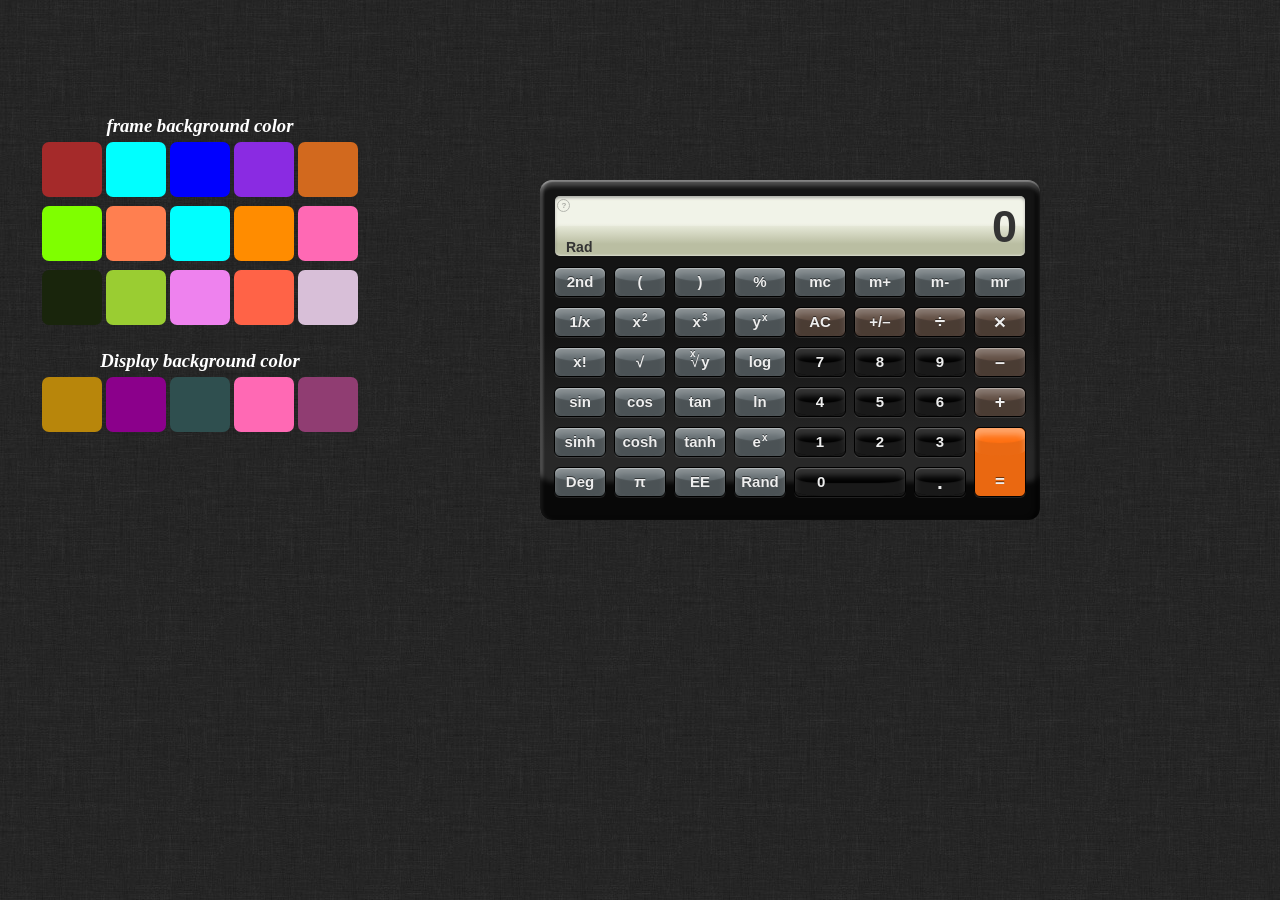
<file: my colculator/calculator sintific/index.html>
<!DOCTYPE html>
<html>
  <head>
    <meta charset="utf-8" />
    <meta
      name="Description"
      content="Scientific/simple JavaScript calculator, CSS3 remake of iPhone™ calculator."
    />
    <meta
      name="Keywords"
      content="Scientific, calculator, Calc, javaScript, mathematics, realtime, application, program, programming, skin"
    />
    <meta name="author" content="Peter Dematté" />
    <link
      rel="shortcut icon"
      href="[data-uri]"
    />
    <link href="scientific_calculator.css" rel="stylesheet" type="text/css" />
    <link href="index.css" rel="stylesheet" type="text/css" />
    <title>calculator__uz . com</title>
  </head>
  <body>
    <div class="calc-main">
      <div class="calc-display">
        <span>0</span>
        <div class="calc-rad">Rad</div>
        <div class="calc-hold"></div>
        <div class="calc-buttons">
          <div class="calc-info">?</div>
          <div class="calc-smaller">&gt;</div>
          <div class="calc-ln">.</div>
        </div>
      </div>
      <div class="calc-left">
        <div><div>2nd</div></div>
        <div><div>(</div></div>
        <div><div>)</div></div>
        <div><div>%</div></div>
        <div><div>1/x</div></div>
        <div>
          <div>x<sup>2</sup></div>
        </div>
        <div>
          <div>x<sup>3</sup></div>
        </div>
        <div>
          <div>y<sup>x</sup></div>
        </div>
        <div><div>x!</div></div>
        <div><div>&radic;</div></div>
        <div>
          <div class="calc-radxy">
            <sup>x</sup><em>&radic;</em><span>y</span>
          </div>
        </div>
        <div><div>log</div></div>
        <div><div>sin</div></div>
        <div><div>cos</div></div>
        <div><div>tan</div></div>
        <div><div>ln</div></div>
        <div><div>sinh</div></div>
        <div><div>cosh</div></div>
        <div><div>tanh</div></div>
        <div>
          <div>e<sup>x</sup></div>
        </div>
        <div><div>Deg</div></div>
        <div><div>&pi;</div></div>
        <div><div>EE</div></div>
        <div><div>Rand</div></div>
      </div>
      <div class="calc-right">
        <div><div>mc</div></div>
        <div><div>m+</div></div>
        <div><div>m-</div></div>
        <div><div>mr</div></div>
        <div class="calc-brown"><div>AC</div></div>
        <div class="calc-brown"><div>+/&#8211;</div></div>
        <div class="calc-brown calc-f19"><div>&divide;</div></div>
        <div class="calc-brown calc-f21"><div>&times;</div></div>
        <div class="calc-black"><div>7</div></div>
        <div class="calc-black"><div>8</div></div>
        <div class="calc-black"><div>9</div></div>
        <div class="calc-brown calc-f18"><div>&#8211;</div></div>
        <div class="calc-black"><div>4</div></div>
        <div class="calc-black"><div>5</div></div>
        <div class="calc-black"><div>6</div></div>
        <div class="calc-brown calc-f18"><div>+</div></div>
        <div class="calc-black"><div>1</div></div>
        <div class="calc-black"><div>2</div></div>
        <div class="calc-black"><div>3</div></div>
        <div class="calc-blank"><textarea></textarea></div>
        <div class="calc-orange calc-eq calc-f17">
          <div>
            <div class="calc-down">=</div>
          </div>
        </div>
        <div class="calc-black calc-zero">
          <div>
            <span>0</span>
          </div>
        </div>
        <div class="calc-black calc-f21"><div>.</div></div>
      </div>
    </div>
    <div id="color-div">
      <h3 id="color-frame-h4">
        <i><b>frame background color</b></i>
      </h3>
      <button style="background-color: brown" id="btn1"></button>
      <button style="background-color: aqua" id="btn2"></button>
      <button style="background-color: blue" id="btn3"></button>
      <button style="background-color: blueviolet" id="btn4"></button>
      <button style="background-color: chocolate" id="btn5"></button>
      <button style="background-color: chartreuse" id="btn6"></button>
      <button style="background-color: coral" id="btn7"></button>
      <button style="background-color: cyan" id="btn8"></button>
      <button style="background-color: darkorange" id="btn9"></button>
      <button style="background-color: hotpink" id="btn10"></button>
      <button style="background-color: rgb(25, 37, 12)" id="btn11"></button>
      <button style="background-color: yellowgreen" id="btn12"></button>
      <button style="background-color: violet" id="btn13"></button>
      <button style="background-color: tomato" id="btn14"></button>
      <button style="background-color: thistle" id="btn15"></button>
      <p id="color-name"></p>
    </div>
    <div id="input-div">
      <h3>
        <i><b>Display background color</b></i>
      </h3>
      <button style="background-color: darkgoldenrod" id="nbtn1"></button>
      <button style="background-color: darkmagenta" id="nbtn2"></button>
      <button style="background-color: darkslategray" id="nbtn3"></button>
      <button style="background-color: hotpink" id="nbtn4"></button>
      <button style="background-color: rgb(144, 61, 114)" id="nbtn5"></button>
      <p id="input-color-name"></p>
    </div>
    <script src="jquery_self.js"></script>
    <script src="jquery.js"></script>
    <script type="text/javascript" src="scientific_calculator.js"></script>
  </body>
</html>
</file>
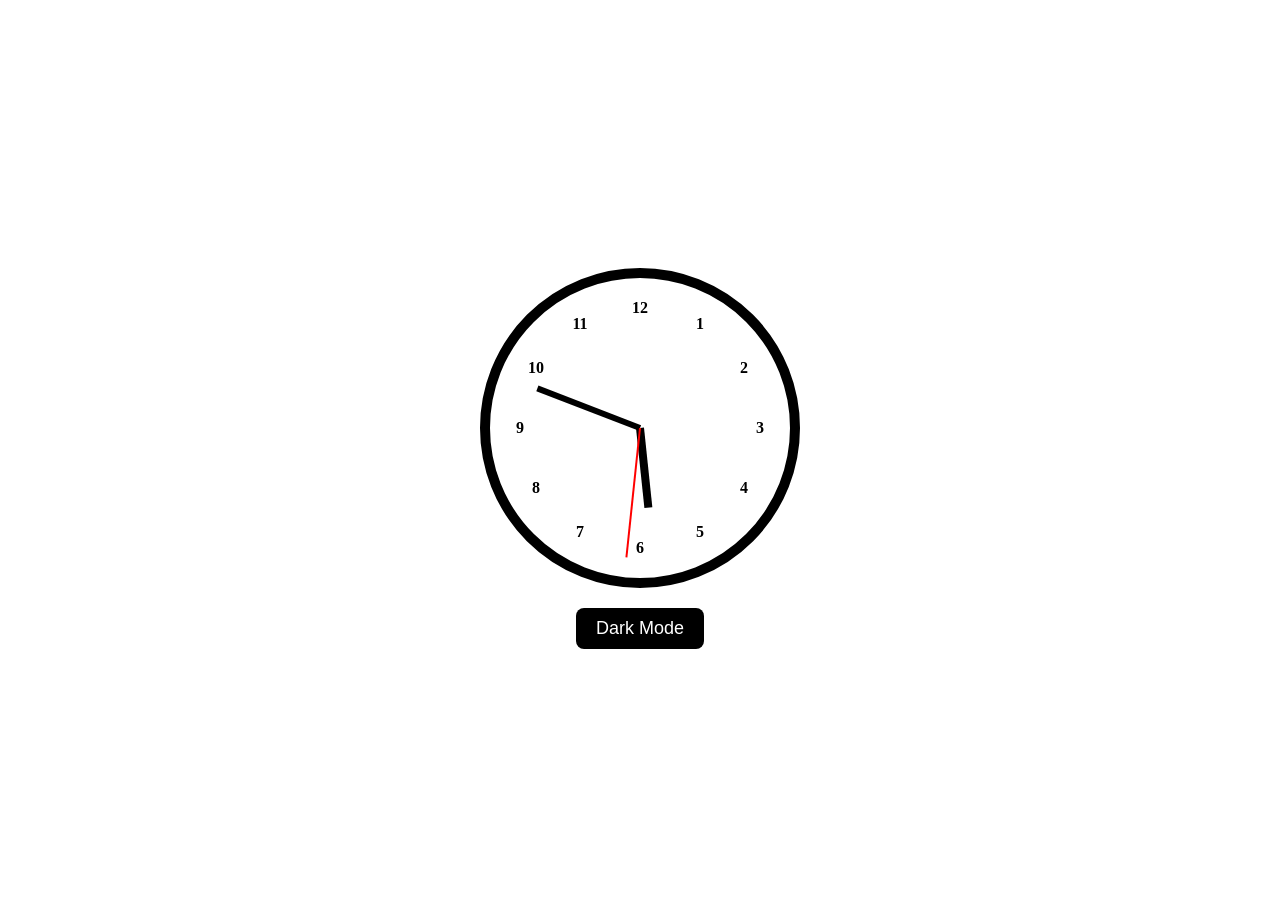
<file: line_clock/line_clock.html>
<!DOCTYPE html>
<html lang="en">
  <head>
    <meta charset="UTF-8" />
    <meta name="viewport" content="width=device-width, initial-scale=1.0" />
    <title>Analog Clock with Dark Mode</title>
    <style>
      body {
        display: flex;
        justify-content: center;
        align-items: center;
        height: 100vh;
        background: #fff;
        transition: background 0.3s, color 0.3s;
        flex-direction: column;
      }

      .clock {
        width: 300px;
        height: 300px;
        border: 10px solid #000;
        border-radius: 50%;
        position: relative;
        background: #fff;
      }
      .number {
        position: absolute;
        left: 50%;
        top: 50%;
        transform: translate(-50%, -50%) rotate(var(--rotation))
          translate(120px) rotate(calc(-1 * var(--rotation)));
        transform-origin: center;
        font-weight: 700;
        user-select: none;
      }

      .hand {
        position: absolute;
        bottom: 50%;
        left: 50%;
        transform-origin: bottom;
        transform: translateX(-50%) rotate(90deg);
        background: #000;
      }

      .hour {
        width: 8px;
        height: 80px;
      }

      .minute {
        width: 6px;
        height: 110px;
      }

      .second {
        width: 2px;
        height: 130px;
        background: red;
      }

      body.dark {
        background: #111;
        color: white;
      }

      body.dark .clock {
        border-color: white;
        background: #222;
      }

      #mode-switch {
        margin-top: 20px;
        padding: 10px 20px;
        font-size: 18px;
        border: none;
        cursor: pointer;
        background: #000;
        color: #fff;
        border-radius: 8px;
        display: block;
        margin-left: auto;
        margin-right: auto;
      }

      body.dark #mode-switch {
        background: #fff;
        color: #000;
      }
    </style>
  </head>
  <body>
    <div class="clock" id="clock">
      <div class="hand hour" id="hour"></div>
      <div class="hand minute" id="minute"></div>
      <div class="hand second" id="second"></div>
      <div class="number" style="--rotation: -60deg">1</div>
      <div class="number" style="--rotation: -30deg">2</div>
      <div class="number" style="--rotation: 0deg">3</div>
      <div class="number" style="--rotation: 30deg">4</div>
      <div class="number" style="--rotation: 60deg">5</div>
      <div class="number" style="--rotation: 90deg">6</div>
      <div class="number" style="--rotation: 120deg">7</div>
      <div class="number" style="--rotation: 150deg">8</div>
      <div class="number" style="--rotation: 180deg">9</div>
      <div class="number" style="--rotation: 210deg">10</div>
      <div class="number" style="--rotation: 240deg">11</div>
      <div class="number" style="--rotation: 270deg">12</div>
    </div>
    <button id="mode-switch">Dark Mode</button>
    <script>
      const hourHand = document.getElementById("hour");
      const minuteHand = document.getElementById("minute");
      const secondHand = document.getElementById("second");
      const modeSwitch = document.getElementById("mode-switch");

      function updateClock() {
        const now = new Date();
        const seconds = now.getSeconds();
        const minutes = now.getMinutes();
        const hours = now.getHours();

        const secondDeg = (seconds / 60) * 360;
        const minuteDeg = (minutes / 60) * 360 + (seconds / 60) * 6;
        const hourDeg = (hours / 12) * 360 + (minutes / 60) * 30;

        secondHand.style.transform = `translateX(-50%) rotate(${secondDeg}deg)`;
        minuteHand.style.transform = `translateX(-50%) rotate(${minuteDeg}deg)`;
        hourHand.style.transform = `translateX(-50%) rotate(${hourDeg}deg)`;
      }
      setInterval(updateClock, 1000);
      updateClock();
      modeSwitch.addEventListener("click", () => {
        document.body.classList.toggle("dark");
        modeSwitch.textContent = document.body.classList.contains("dark")
          ? "Light Mode"
          : "Dark Mode";
      });
    </script>
  </body>
</html>
</file>
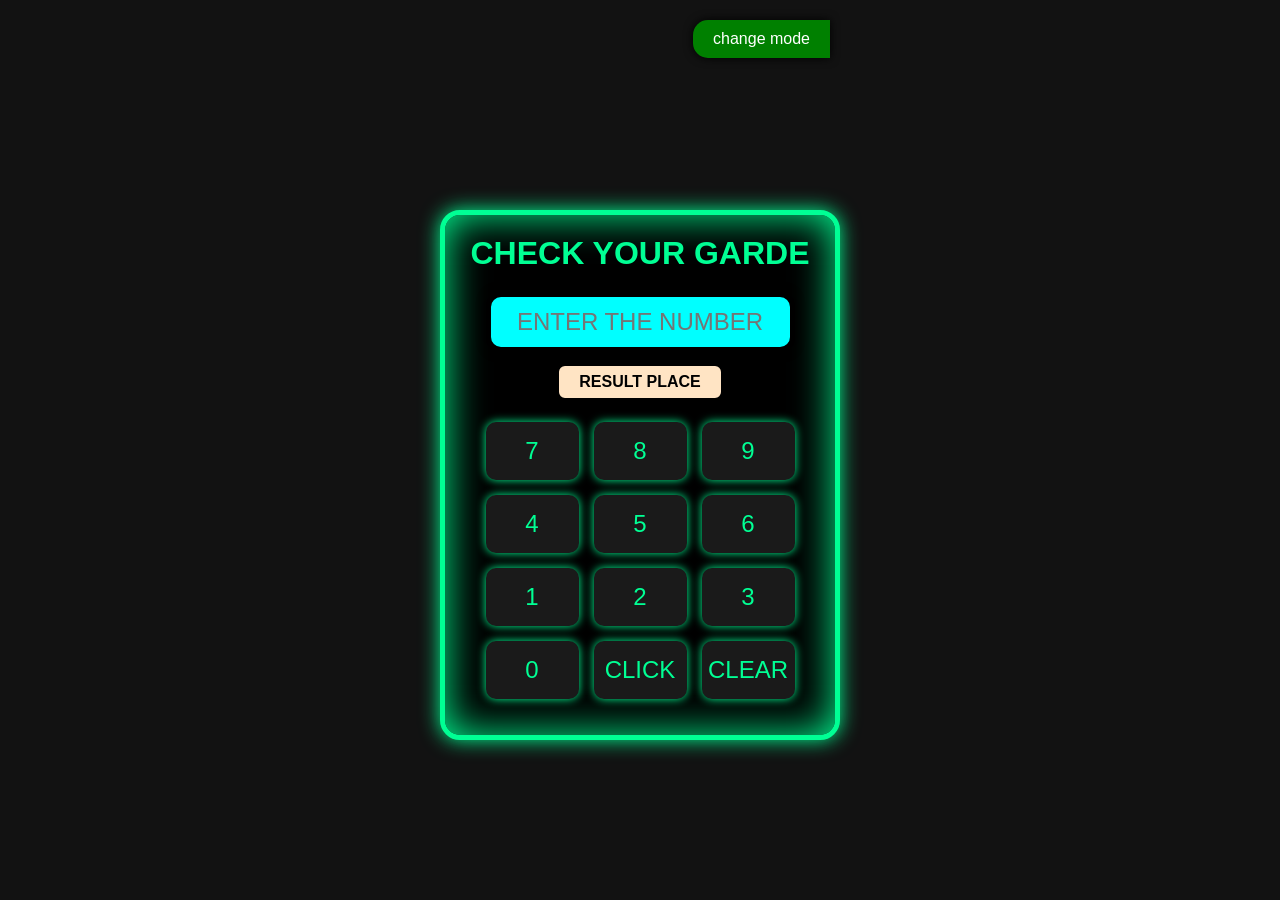
<file: my grade program/grade.html>
<!DOCTYPE html>
<html lang="en">
  <head>
    <meta charset="UTF-8" />
    <meta name="viewport" content="width=device-width, initial-scale=1.0" />
    <title>simple grade calculatore</title>
    <link rel="stylesheet" href="grade.css" />
  </head>
  <body>
    <div id="fullbody">
      <div id="qq">
        <button id="mode">change mode</button>
      </div>
      <div class="one-continor">
        <h1>CHECK YOUR GARDE</h1>
        <div class="continor">
          <div class="sreach_continor">
            <input
              id="input"
              type="text"
              placeholder="ENTER THE NUMBER"
              readonly
            />
            <div class="result_place">RESULT PLACE</div>
          </div>
          <div class="btn_continor">
            <button id="button1">7</button>
            <button id="button2">8</button>
            <button id="button3">9</button>
            <button id="button4">4</button>
            <button id="button5">5</button>
            <button id="button6">6</button>
            <button id="button7">1</button>
            <button id="button8">2</button>
            <button id="button9">3</button>
            <button id="button0">0</button>
            <button id="check_button">CLICK</button>
            <button id="reset_button">CLEAR</button>
          </div>
        </div>
      </div>
    </div>
    <script src="grade.js"></script>
  </body>
</html>
</file>
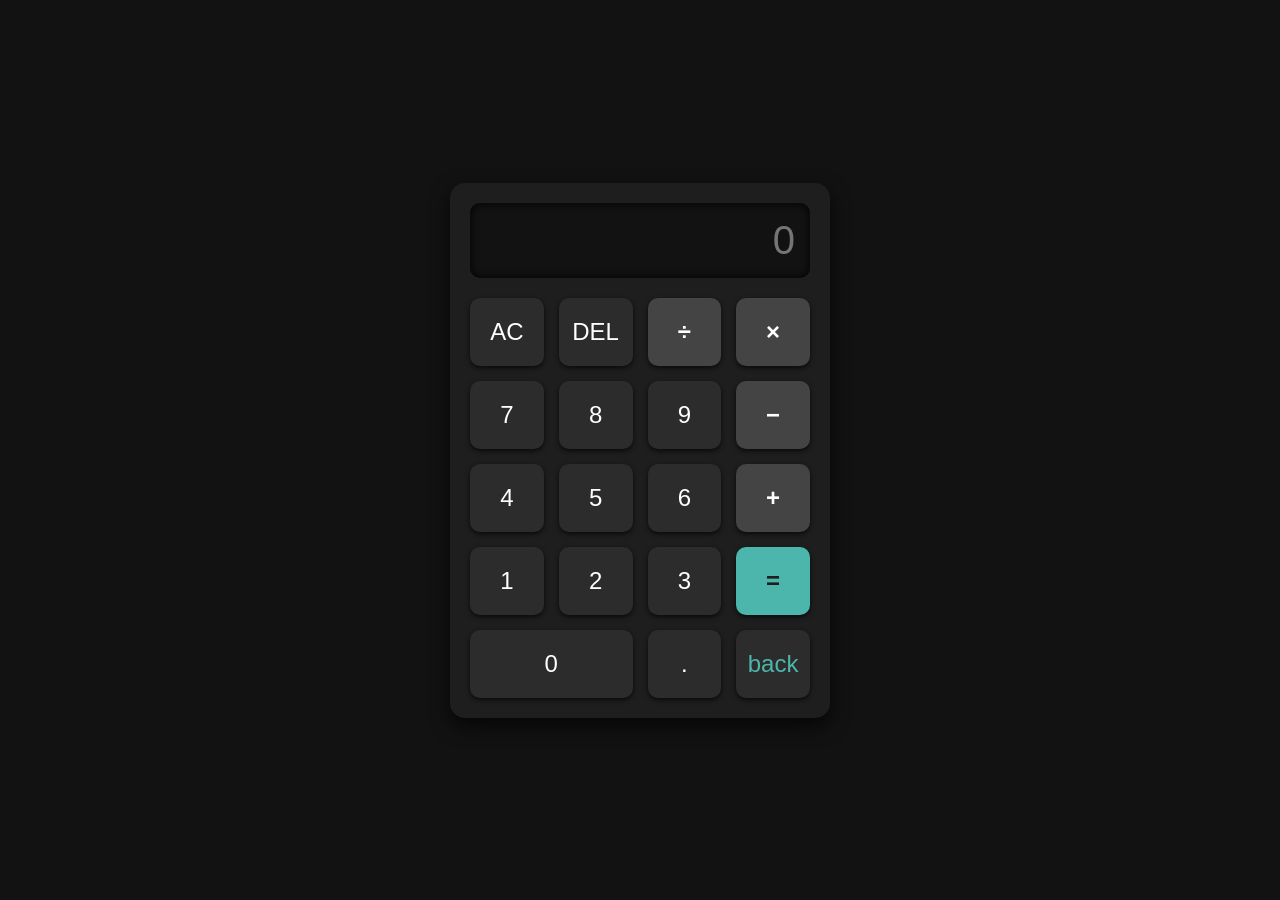
<file: my colculator/calculator simple/mob calculator/mob_calculator.html>
<!DOCTYPE html>
<html lang="en">
  <head>
    <meta charset="UTF-8" />
    <meta
      name="viewport"
      content="width=device-width, initial-scale=1.0, maximum-scale=1.0, user-scalable=no"
    />
    <title>Mobile Calculator</title>
    <link rel="stylesheet" href="mob_calculator.css" />
  </head>
  <body>
    <div id="calculator">
      <div id="display-container">
        <input type="text" id="display" readonly placeholder="0" />
      </div>
      <div id="buttons-container">
        <button class="btn function" id="clear">AC</button>
        <button class="btn function" id="delete">DEL</button>
        <button class="btn operator" data-op="/">÷</button>
        <button class="btn operator" data-op="*">×</button>

        <button class="btn number" data-num="7">7</button>
        <button class="btn number" data-num="8">8</button>
        <button class="btn number" data-num="9">9</button>
        <button class="btn operator" data-op="-">−</button>

        <button class="btn number" data-num="4">4</button>
        <button class="btn number" data-num="5">5</button>
        <button class="btn number" data-num="6">6</button>
        <button class="btn operator" data-op="+">+</button>

        <button class="btn number" data-num="1">1</button>
        <button class="btn number" data-num="2">2</button>
        <button class="btn number" data-num="3">3</button>
        <button class="btn equal" id="equals">=</button>

        <button class="btn number zero" data-num="0">0</button>
        <button class="btn number" data-num=".">.</button>
        <button class="btn number">
          <a
            href="../calculator for liptop/calculator.html"
            style="color: #4db6ac; text-decoration: none"
            >back</a
          >
        </button>
      </div>
    </div>
    <script src="mob_calculator.js"></script>
  </body>
</html>
</file>
<file: my colculator/calculator sintific/scientific_calculator.css>
/*  calculator housing  */
* {
  padding: 0;
  margin: 0;
}
.mode_div {
  background-color: #1a5f8c;
}
#mode_button {
  height: 35px;
  width: 135px;
  margin-left: 40px;
  margin-top: 7px;
  background-color: black;
  color: white;
  border-radius: 50%;
  border: none;
}
/* it's header */
#header {
 
  height: 156.59px;
  color: yellow;
  background-color: #1a5f8c;
  align-content: center;
  justify-items: center;
}
/* logo_header */
.logo_header_1 {
  color: white;
  height: 80px;
  display: block;
  width: 50%;
  max-width: 1300px;
  margin: 0 auto;
  align-content: center;
  justify-items: center;
  font-size: 60px;
  font-family: serif;
  font-style: italic;
}
/* h4 paragrap */
.h4p {
  margin-top: 8px;
  font-size: 28px;
  font-style: oblique;
}
/* niv_div; */
.niv_div {
  height: 85px;
  background-color: #4a597a;
}
/* lists div */
.list {
  display: flex;
  flex-wrap: wrap;
  justify-content: center;
  text-align: center;
  align-items: center;
  align-content: center;
  height: 90px;
  font-size: 25px;
  color: white;
  gap: 13px;
  text-decoration: none;
  text-decoration-line: none;
}
/* anchor tag */
a {
  color: white;
  text-decoration: none;
}
/* list   */
li {
  list-style: none;
  padding: 0;
  margin: 0;
}
/* calculator divs */
.online_cal {
  height: 40px;
  width: 205px;
  align-content: center;
  background-color: #1a4f9c;
  border-radius: 10px;
  border: none;
}
.simple_cal {
  border: 2px solid black;
  height: 40px;
  width: 205px;
  align-content: center;
  background-color: #1a4f9c;
  border-radius: 10px;
  border: none;
}
.root_cal {
  border: 2px solid black;
  height: 40px;
  width: 205px;
  align-content: center;
  background-color: #1a4f9c;
  border-radius: 10px;
  border: none;
}
.percentag_cal {
  border: 2px solid black;
  height: 40px;
  width: 209px;
  align-content: center;
  background-color: #1a4f9c;
  border-radius: 10px;
  border: none;
}
.scientific_cal {
  border: 2px solid black;
  height: 40px;
  width: 209px;
  align-content: center;
  background-color: #1a4f9c;
  border-radius: 10px;
  border: none;
}
.widgets_cal {
  border: 2px solid black;
  height: 40px;
  width: 205px;
  align-content: center;
  background-color: #1a4f9c;
  border-radius: 10px;
  border: none;
}
/* hover on anchor tage and calcualtor divs; */
a:hover {
  color: yellow;
  font-size: 22px;
  text-shadow: 0 0 7rem yellow;
}
.online_cal:hover {
  height: 47px;
  width: 212px;
  background-color: #052e4a;
  box-shadow: 0 0 6rem #f39d08;
}
.simple_cal:hover {
  height: 47px;
  width: 212px;
  background-color: #052e4a;
  box-shadow: 0 0 6rem #f39d08;
}
.root_cal:hover {
  height: 47px;
  width: 212px;
  background-color: #052e4a;
  box-shadow: 0 0 6rem #f39d08;
}
.percentag_cal:hover {
  height: 47px;
  width: 212px;
  background-color: #052e4a;
  box-shadow: 0 0 6rem #f39d08;
}
.scientific_cal:hover {
  height: 47px;
  width: 212px;
  background-color: #052e4a;
  box-shadow: 0 0 6rem #f39d08;
}
.widgets_cal:hover {
  height: 47px;
  width: 212px;
  background-color: #052e4a;
  box-shadow: 0 0 6rem #f39d08;
}
/* online_calculator_div and coding*/
.online_calculator_div {
  height: 100px;
  justify-content: center;
  text-align: center;
  align-content: center;
  color: rgb(213, 24, 141);
  font-size: 45px;
}
.src_img_div {
  display: flex;
  flex-wrap: wrap;
  justify-content: center;
  align-items: center;
  gap: 10px;
  height: 42px;
}
.src {
  width: 28px;
  height: 29px;
  border-radius: 30px;
}
#img_border_reduse {
  border-radius: 20px;
}
/* src :hover */
.src:hover {
  margin-bottom: 6px;
  margin-top: 0;
  height: 40px;
}
.main_div {
  height: 610px;
  display: flex;
  flex-wrap: wrap;
  justify-content: center;
  margin-top: 10px;
  gap: 100px;
}
.right_ads_div {
  border: 2px solid black;
  width: 300px;
  height: 500px;
  margin-top: 50px;
  text-align: center;
  align-content: center;
}
.lift_ads_div {
  border: 2px solid black;
  width: 250px;
  height: 350px;
  margin-top: 100px;
  text-align: center;
  align-content: center;
}
#online_calculator_div {
  border: 8px solid rgb(151, 195, 183);
  background-color: rgb(233, 221, 207);
  margin-top: 4px;
  width: 500px;
  height: 594px;
  border-radius: 10px;
}
.online_calculator_div_h3 {
  text-align: center;
  align-content: center;
  height: 35px;
  color: rgb(213, 24, 141);
}
.input_full_div {
  justify-items: center;
  height: 100px;
}
.input_div {
  border: 6px solid rgb(182, 197, 193);
  background-color: white;
  height: 100px;
  width: 430px;
  border-radius: 10px;
}

.copiy_div {
  height: 15px;
  width: 15px;
  margin-top: 2px;
  margin-left: 2px;
}
.only_input_div {
  height: 48px;
  text-align: center;
  align-content: center;
}
#only_input {
  height: 45px;
  width: 410px;
  text-align: end;
  border: none;
  outline: none;
  font-size: 30px;
}
.writting_resulte_div {
  height: 30px;
  text-align: end;
  align-content: center;
}
#second_input_result {
  text-align: end;
  justify-content: end;
  border: none;
  outline: none;
  padding-right: 20px;
  font-size: 15px;
  color: rgb(112, 142, 143);
}
.accounting_div {
  margin-top: 13px;
  padding-left: 28px;
  color: rgb(5, 152, 29);
}
.accounting_div:hover {
  color: red;
}
.full_buttons_continur {
  height: 400px;
  justify-content: center;
  justify-items: center;
  align-content: center;
}
.second_buttons_continur {
  display: flex;
  flex-wrap: wrap;
  height: 370px;
  width: 420px;
  display: grid;
  grid-template-columns: repeat(6, 1fr);
  gap: 12px;
}
button {
  border: none;
  font-size: 28px;
  height: 55px;
  width: 60px;
  background-color: white;
  color: black;
  margin-top: 5px;
  border-radius: 7px;
}
button#puls_btn {
  grid-row-end: span 2;
  height: 135px;
  width: 60px;
  color: white;
  background-color: #052e4a;
  font-size: 40px;
}
button#equle_btn {
  grid-row-end: span 2;
  height: 135px;
  width: 60px;
  background-color: blue;
  color: white;
  font-size: 40px;
}
button#c_btn {
  background-color: red;
  color: white;
  font-size: 35px;
}
button#ac_btn {
  background-color: rgb(255, 49, 49);
  color: white;
  font-size: 28px;
}
button#puls_btn {
  background-color: rgb(39, 37, 37);
  color: white;
}
button#subtraction_btn {
  background-color: rgb(39, 37, 37);
  color: white;
  font-size: 40px;
}
button#multiplay_btn {
  background-color: rgb(39, 37, 37);
  color: white;
  font-size: 40px;
  padding-top: 15px;
}
button#division_btn {
  background-color: rgb(39, 37, 37);
  color: white;
}
button#mc_btn {
  background-color: rgb(162, 209, 210);
  color: white;
  font-size: 20px;
}
button#mr_btn {
  background-color: rgb(162, 209, 210);
  color: white;
  font-size: 20px;
}
button#m_subtraction_btn {
  background-color: rgb(162, 209, 210);
  color: white;
  font-size: 20px;
}
button#m_plus_btn {
  background-color: rgb(162, 209, 210);
  color: white;
  font-size: 20px;
}
button#under_root_btn {
  background-color: rgb(162, 209, 210);
  color: white;
  font-size: 35px;
  padding-right: 5%;
}
button#mu_btn {
  background-color: rgb(162, 209, 210);
  color: white;
  font-size: 20px;
}
button#plus_subraction_btn {
  background-color: rgb(162, 209, 210);
  color: white;
  font-size: 20px;
}
button#modolus_btn {
  background-color: rgb(162, 209, 210);
  color: white;
  font-size: 20px;
}
button#arrow_btn {
  background-color: rgb(162, 209, 210);
  color: white;
  font-size: 20px;
  background-image: url("arrow_img-removebg-preview.png");
  background-size: cover;
  background-repeat: no-repeat;
}
button#dut_btn {
  font-size: 50px;
}
.pc_moblie_ful_div {
  justify-content: end;
  justify-items: end;
}
.pc_moblie_div {
  height: 23px;
  width: 110px;
  color: rgb(41, 48, 37);
}
.pc_moblie_div:hover {
  color: rgb(247, 80, 80);
}
/* the end div */
.select_option_full_div {
  height: 60px;
  display: flex;
  flex-wrap: wrap;
  justify-content: center;
  gap: 25px;
}
.select_option_div_one {
  height: 30px;
  width: 250px;
  margin-top: 20px;
  border-radius: 5px;
}
.select_option_div_two {
  height: 30px;
  width: 100px;
  margin-top: 20px;
  border-radius: 5px;
}
select#select_one {
  height: 30px;
  width: 250px;
  font-size: 19px;
}
select#select_two {
  height: 30px;
  width: 100px;
  font-size: 19px;
}

.calc-main {
  display: block;
  padding: 16px 10px 18px;
  font: bold 15px/28px Arial, Helvetica, sans-serif;
  border-radius: 12px;
  box-shadow: inset 0px -38px 5px rgba(0, 0, 0, 0.8),
    inset 0px 6px 4px rgba(255, 255, 255, 0.25),
    inset 0px 2px 1px rgba(255, 255, 255, 0.25),
    inset 3px 0px 3px rgba(255, 255, 255, 0.25),
    inset -4px 0px 4px rgba(0, 0, 0, 0.75);
  background: #141414;
  background: -moz-linear-gradient(top, #141414 45%, #282828 80%); 
  background: -webkit-gradient(
    linear,
    left top,
    left bottom,
    color-stop(45%, #141414),
    color-stop(80%, #282828)
  ); /* Chrome,Safari4+ */
  background: -webkit-linear-gradient(
    top,
    #141414 45%,
    #282828 80%
  ); /* Chrome10+,Safari5.1+ */
  background: -o-linear-gradient(
    top,
    #141414 45%,
    #282828 80%
  ); /* Opera 11.10+ */
  background: -ms-linear-gradient(top, #141414 45%, #282828 80%); /* IE10+ */
  background: linear-gradient(to bottom, #141414 45%, #282828 80%); /* W3C */
  filter: progid:DXImageTransform.Microsoft.gradient( startColorstr='#141414', endColorstr='#282828',GradientType=0 ); /* IE6-9 */
}
.calc-main:after {
  content: "";
  display: block;
  clear: both;
}
/* display  */
.calc-display {
  position: relative;
  height: 60px;
  margin: 0 5px 6px 5px;
  padding: 0 8px;
  border-radius: 5px;
  box-shadow: inset 0 30px 1px rgba(255, 255, 255, 0.25),
    inset 0 -1px 2px rgba(255, 255, 255, 0.5),
    inset 0 2px 3px rgba(0, 0, 0, 0.4);
  font-size: 45px;
  line-height: 61px;
  text-align: right;
  white-space: nowrap;
  color: #333;
  cursor: default;
  text-shadow: 0 -1px 0 rgba(0, 0, 0, 0.01); 
  background: #edefe0; 
  background: -moz-linear-gradient(top, #edefe0 45%, #babea2 80%);
  background: -webkit-gradient(
    linear,
    left top,
    left bottom,
    color-stop(45%, #edefe0),
    color-stop(80%, #babea2)
  ); /* Chrome,Safari4+ */
  background: -webkit-linear-gradient(
    top,
    #edefe0 45%,
    #babea2 80%
  ); /* Chrome10+,Safari5.1+ */
  background: -o-linear-gradient(
    top,
    #edefe0 45%,
    #babea2 80%
  ); /* Opera 11.10+ */
  background: -ms-linear-gradient(top, #edefe0 45%, #babea2 80%);
  background: linear-gradient(to bottom, #edefe0 45%, #babea2 80%); 
  filter: progid:DXImageTransform.Microsoft.gradient( startColorstr='#edefe0', endColorstr='#babea2',GradientType=0 ); /* IE6-9 */
}
.calc-rad {
  position: absolute;
  bottom: 2px;
  font-size: 14px;
  line-height: 14px;
  left: 11px;
}
.calc-small .calc-rad {
  display: none;
}
.calc-hold {
  position: absolute;
  right: 5px;
  bottom: 1px;
  font-size: 8px;
  line-height: 13px;
  color: #666;
  height: 12px;
}
/* display helper buttons  */
.calc-buttons {
  position: absolute;
  top: 2px;
  left: 2px;
  opacity: 0.35;
  height: 14px;
  width: 14px;
  transition: opacity 0.15s ease-in;
}
.calc-buttons:hover {
  opacity: 0.75;
  height: 100%;
  width: 17px;
}
.calc-buttons div {
  position: absolute;
  top: 1px;
  height: 11px;
  width: 11px;
  font-size: 8px;
  text-align: center;
  text-decoration: none;
  line-height: 12px;
  text-indent: 1px;
  color: #333;
  cursor: default;
  border-radius: 50%;
  border: 1px solid #444;
}
.calc-buttons .calc-smaller {
  opacity: 0;
}
.calc-buttons .calc-ln {
  font-size: 17px;
  line-height: 2px;
  overflow: hidden;
  opacity: 0;
}
.calc-buttons:hover div {
  transition: opacity 0.15s ease-in, top 0.25s ease-out;
}

.calc-buttons:hover .calc-smaller {
  top: 15px;
  opacity: 0.75;
}
.calc-buttons:hover .calc-ln {
  top: 29px;
  opacity: 0.75;
}
.calc-buttons .calc-info:hover,
.calc-buttons .calc-smaller:hover,
.calc-buttons .calc-ln:hover {
  opacity: 1;
}
/*  key board  */
.calc-left,
.calc-right {
  position: relative;
  float: left;
  width: 240px;
}
.calc-small .calc-left {
  display: none;
}
.calc-f17 {
  font-size: 17px;
}
.calc-f18 {
  font-size: 18px;
}
.calc-f19 {
  font-size: 19px;
}
.calc-f21 {
  font-size: 21px;
}
.calc-main textarea {
  position: absolute;
  width: 1px;
  height: 1px;
  left: 4px;
  top: 4px;
  border: 0;
  background-color: transparent;
}
/*  key board keys */
.calc-left > div,
.calc-right > div {
  margin: 5px 4px;
  position: relative;
  width: 50px;
  height: 28px;
  background-color: #4c5356;
  border: 1px solid black;
  box-shadow: 0 1px rgba(255, 255, 255, 0.1);
  border-radius: 6px;
  overflow: hidden;
  float: left;
  cursor: default;
}
.calc-left > div > div,
.calc-right > div > div {
  position: absolute;
  top: 0px;
  right: 0px;
  height: 28px;
  left: 0px;
  width: 100%;
  border: 1px solid #000;
  border-radius: 6px;
  color: #eee;
  text-shadow: 0 -1px 0 rgba(0, 0, 0, 0.5);
  text-align: center;
  background: #656e72;
  border-top-left-radius: 6px;
  border-top-right-radius: 6px;
  border-bottom-left-radius: 26px 6px;
  border-bottom-right-radius: 26px 6px;
  box-shadow: inset 0 -15px 1px rgba(0, 0, 0, 0.25),
    inset 0 1px 1px rgba(255, 255, 255, 0.4),
    inset 0 6px 6px rgba(255, 255, 255, 0.25);
  border: none;
}
.calc-left > div > div:hover,
.calc-right > div > div:hover {
  text-shadow: 0px 0px 8px rgb(255, 230, 186), 0px 0px 22px rgb(255, 255, 255),
    0px -1px 0px rgba(0, 0, 0, 0.5);
}
.calc-right .calc-eq {
  height: 68px;
  position: absolute;
  bottom: 0;
  right: 0;
  background-color: #ea6811;
}
.calc-down {
  padding-top: 40px;
}
.calc-radxy sup {
  padding-bottom: 4px;
  display: block;
  position: absolute;
  left: 14px;
  top: 6px;
}
.calc-radxy em {
  font-weight: normal;
  font-size: 16px;
  padding-right: 2px;
}
.calc-right .calc-zero {
  width: 110px;
}
.calc-right .calc-zero div {
  text-align: left;
}
.calc-right .calc-zero span {
  padding-left: 22px;
}
.calc-blank {
  border-color: transparent;
  background: none;
  background-image: none;
  box-shadow: none;
  clear: right;
}
.calc-right .calc-brown > div {
  background-color: #635045;
}
.calc-right .calc-brown {
  background-color: #4b3c34;
}

.calc-right .calc-black > div {
  background-color: #000;
  box-shadow: inset 0 -13px 1px rgba(50, 50, 50, 0.5),
    inset 0 1px 1px rgba(255, 255, 255, 0.25),
    inset 0 8px 6px rgba(255, 255, 255, 0.2);
}
.calc-right .calc-black {
  background-color: #181818;
}
.calc-right .calc-orange > div {
  background-color: #ff7113;
  box-shadow: inset 0 -13px 1px rgba(148, 77, 18, 0.2),
    inset 0 7px 6px rgba(255, 255, 255, 0.3),
    inset 0 6px 6px rgba(255, 255, 255, 0.1);
}
.calc-left > div:active,
.calc-right > div:active,
.calc-left .calc-press,
.calc-right .calc-press {
  box-shadow: inset 0 -9px 6px rgba(255, 255, 255, 0.35),
    0 1px rgba(255, 255, 255, 0.15);
}
.calc-left > div:active > div,
.calc-right > div:active > div,
.calc-left .calc-press > div,
.calc-right .calc-press > div {
  background: none;
  box-shadow: inset 0 1px 1px rgba(255, 255, 255, 0.3);
}
.calc-left .calc-active,
.calc-right .calc-active {
  box-shadow: 1px 1px rgb(220, 220, 240), -1px -1px rgb(220, 220, 240),
    1px -1px rgb(220, 220, 240), -1px 1px rgb(220, 220, 240),
    2px 2px 2px rgb(220, 220, 240), -2px -2px 2px rgb(220, 220, 240),
    2px -2px 2px rgb(220, 220, 240), -2px 2px 2px rgb(220, 220, 240);
  border-color: #333;
}
.calc-left .calc-second {
  background-color: #222;
}
.calc-left .calc-second div {
  text-shadow: 0 1px 0 rgba(0, 0, 0, 0.7);
  color: #ea6811;
}
sup,
sub {
  font-size: 10px;
  line-height: 0;
  padding-left: 1px;
}
</file>
<file: my colculator/calculator sintific/index.css>
body {
  padding: 0;
  height: 100%;
}
body {
  background: #222
    url("[data-uri]");
}
.calc-main {
  position: absolute;
  top: 20%;
  left: 50%;
  margin-left: -100px;
}
.calc-small {
  margin-left: -130px;
}
#color-div {
  margin-right: -500px;
  margin-top: 9%;
  height: 230px;
  width: 350px;
  margin-left: 25px;
  text-align: center;
  color: white;
}
#input-div {
  margin-top: 5px;
  width: 350px;
  margin-left: 25px;
  text-align: center;
  color: white;
}
.online_calculator_div {
  color: gray;
}
.src_img_div {
  display: flex;
  flex-wrap: wrap;
  justify-content: center;
  align-items: center;
  gap: 10px;
  height: 42px;
}
.src:hover {
  margin-bottom: 6px;
  margin-top: 0;
  height: 40px;
}
#footer {
  background-color: black;
  margin-top: 10px;
  height: 250px;
}
#pic {
  position: absolute;
  right: 120px;
  color: white;
  font-size: 200px;
}
</file>
<file: my grade program/grade.css>
* {
  padding: 0;
  margin: 0;
  box-sizing: border-box;
}
body {
  display: flex;
  justify-content: center;
  align-items: center;
  height: 100vh;
  background-color: #121212;
  font-family: "Segoe UI", Tahoma, Geneva, Verdana, sans-serif;
}
.one-continor {
  background-color: #000000;
  border-radius: 20px;
  box-shadow: 0 0 20px #00ff94, 0 0 40px #00ff94 inset;
  width: 400px;
  height: 530px;
  padding: 20px;
  display: flex;
  flex-direction: column;
  align-items: center;
  border: 5px solid #00ff94;
  margin-top: 50px;
}
h1 {
  color: #00ff94;
  margin-bottom: 20px;
  text-align: center;
  font-weight: 600;
}
.sreach_continor {
  width: 100%;
  margin-bottom: 20px;
}
#input {
  width: 100%;
  height: 60px;
  background-color: #00ffff;
  border: 5px solid black;
  border-radius: 15px;
  color: gray;
  font-size: 1.5rem;
  text-align: center;
  box-shadow: 0 0 10px black;
}
.result_place {
  margin-top: 10px;
  height: 40px;
  width: 170px;
  background-color: bisque;
  border-radius: 10px;
  border-left: 2px dotted black;
  border-right: 2px dotted black;
  border: 4px solid black;
  display: flex;
  justify-content: center;
  align-items: center;
  margin-left: auto;
  margin-right: auto;
  font-weight: bold;
  color: black;
  box-shadow: 0 0 10px black;
}
.btn_continor {
  display: grid;
  grid-template-columns: repeat(3, 1fr);
  gap: 15px;
  width: 100%;
  margin-bottom: 20px;
}
button {
  background-color: #1a1a1a;
  border: none;
  border-radius: 10px;
  color: #00ff94;
  font-size: 1.5rem;
  padding: 15px 0;
  box-shadow: 0 0 10px #00ff94;
  cursor: pointer;
  transition: background-color 0.3s ease;
}
button:hover {
  background-color: #00ff94;
  color: #121212;
}
.result_btn {
  display: flex;
  justify-content: space-between;
  width: 100%;
}
.result_btn button {
  width: 48%;
  background-color: #d6a9a9;
  color: white;
  font-size: 1.2rem;
  box-shadow: 0 0 10px #bfb8a5;
  border-radius: 10px;
  border: none;
  cursor: pointer;
  transition: background-color 0.3s ease;
}
.result_btn button:hover {
  background-color: #c48a8a;
  color: white;
}
#qq {
  position: absolute;
  top: 20px;
  right: 450px;
  margin-bottom: 20px;
  width: auto;
  display: flex;
  justify-content: center;
}
#mode {
  background-color: green;
  border: none;
  border-radius: 15px 0 0 15px;
  color: white;
  font-size: 1rem;
  padding: 10px 20px;
  box-shadow: 0 0 10px black;
  cursor: pointer;
  transition: background-color 0.3s ease;
}
#mode:hover {
  background-color: darkgreen;
  color: white;
}
</file>
<file: my colculator/calculator simple/mob calculator/mob_calculator.css>
* {
  box-sizing: border-box;
  margin: 0;
  padding: 0;
  font-family: "Segoe UI", Tahoma, Geneva, Verdana, sans-serif;
}

body {
  background-color: #121212;
  display: flex;
  justify-content: center;
  align-items: center;
  height: 100vh;
}

#calculator {
  background-color: #1e1e1e;
  border-radius: 15px;
  width: 380px;
  box-shadow: 0 8px 20px rgba(0, 0, 0, 0.7);
  display: flex;
  flex-direction: column;
  padding: 20px;
}

#display-container {
  background-color: #121212;
  border-radius: 10px;
  padding: 15px;
  margin-bottom: 20px;
  box-shadow: inset 0 0 8px #000;
}

#display {
  width: 100%;
  font-size: 2.5rem;
  color: white;
  background: transparent;
  border: none;
  text-align: right;
  outline: none;
}

#buttons-container {
  display: grid;
  grid-template-columns: repeat(4, 1fr);
  gap: 15px;
}

.btn {
  background-color: #2c2c2c;
  border: none;
  border-radius: 10px;
  color: white;
  font-size: 1.5rem;
  padding: 20px 0;
  cursor: pointer;
  box-shadow: 0 2px 5px rgba(0, 0, 0, 0.7);
  transition: background-color 0.3s ease;
  user-select: none;
}

.btn:hover {
  background-color: #3a3a3a;
}

.btn.operator {
  background-color: #444444;
  font-weight: 600;
}

.btn.equal {
  background-color: #4db6ac;
  color: #1e1e1e;
  font-weight: 700;
  grid-column: span 1;
}

.btn.zero {
  grid-column: span 2;
}
</file>
